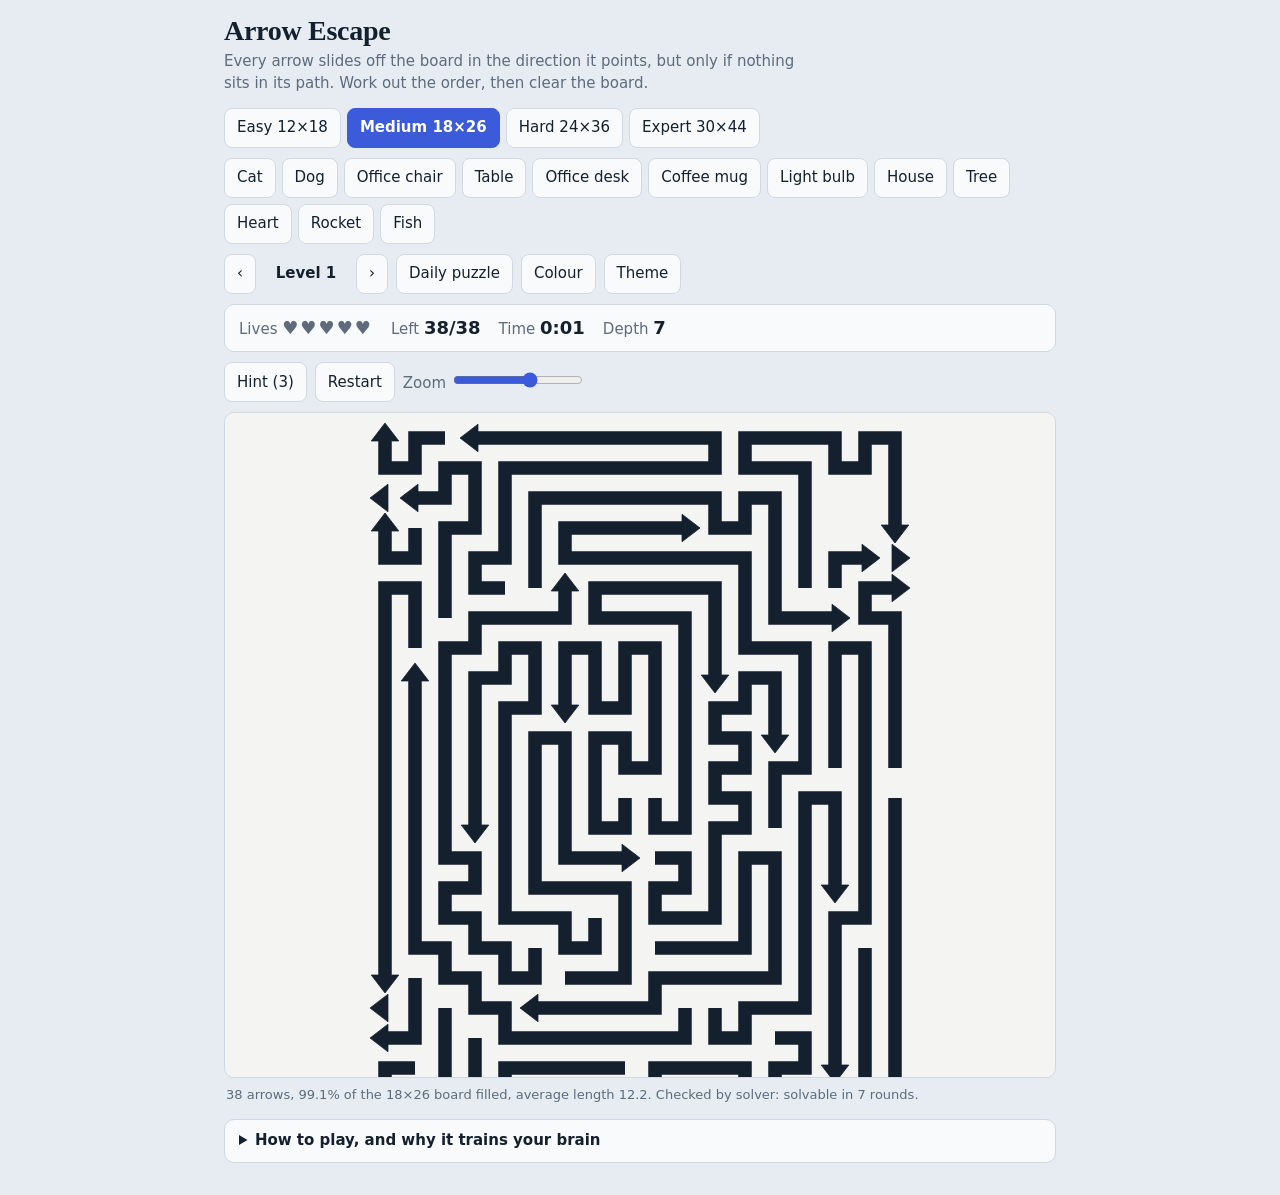
<file: public/assets/aistudio/Arrow_Escape_53fe2d2b.html>
<!DOCTYPE html>
<html lang="en"><head><meta charset="utf-8">
<meta name="viewport" content="width=device-width, initial-scale=1, viewport-fit=cover">
<title>Arrow Escape</title>
<style>
:root{--paper:#f4f4f2;--bg:#e6ecf2;--card:#f8fafc;--ink:#14202e;--mut:#5d6b7c;--line:#cfd8e3;--acc:#3b5bdb;--onacc:#fff;--bad:#d6334a;--dot:#bcc8d6;--ok:#1f9d6b}
@media (prefers-color-scheme:dark){:root:not([data-theme="light"]){color-scheme:dark;--paper:#10151d;--bg:#0c121b;--card:#141c28;--ink:#e6ebf3;--mut:#8f9db0;--line:#243142;--acc:#7a93ff;--onacc:#0c121b;--bad:#ff6b80;--dot:#2a3a50;--ok:#46d19a}}
:root[data-theme="dark"]{color-scheme:dark;--paper:#10151d;--bg:#0c121b;--card:#141c28;--ink:#e6ebf3;--mut:#8f9db0;--line:#243142;--acc:#7a93ff;--onacc:#0c121b;--bad:#ff6b80;--dot:#2a3a50;--ok:#46d19a}
:root{box-sizing:border-box;padding-top:env(safe-area-inset-top,0px);padding-bottom:env(safe-area-inset-bottom,0px)}
html{scroll-padding-top:env(safe-area-inset-top,0px)}
*,*::before,*::after{box-sizing:inherit}
body{margin:0;background:var(--bg);color:var(--ink);font:15px/1.45 system-ui,-apple-system,"Segoe UI",Roboto,sans-serif;min-height:100vh}
main{max-width:860px;margin:0 auto;padding:16px 14px 32px}
h1{font:700 28px/1.1 "Iowan Old Style",Georgia,serif;margin:0 0 4px;letter-spacing:-.01em}
.sub{color:var(--mut);margin:0 0 14px;max-width:60ch}
.row{display:flex;flex-wrap:wrap;gap:8px;align-items:center;margin-bottom:10px}
button{font:inherit;color:var(--ink);background:var(--card);border:1px solid var(--line);border-radius:8px;padding:8px 12px;cursor:pointer;min-height:40px}
button:hover{border-color:var(--acc)}button:focus-visible,input:focus-visible,summary:focus-visible{outline:2px solid var(--acc);outline-offset:2px}
button.on{background:var(--acc);color:var(--onacc);border-color:var(--acc);font-weight:600}
button:disabled{opacity:.45;cursor:default}
.seg{display:flex;flex-wrap:wrap;gap:6px}
.hud{display:flex;flex-wrap:wrap;gap:6px 18px;align-items:baseline;padding:10px 14px;background:var(--card);border:1px solid var(--line);border-radius:10px;margin-bottom:10px}
.hud b{font-variant-numeric:tabular-nums;font-size:18px}.hud span{color:var(--mut)}
.hearts{color:var(--bad);letter-spacing:2px;font-size:18px}
.stage{position:relative;background:var(--paper);border:1px solid var(--line);border-radius:10px;overflow:auto;max-height:74vh;padding:10px}
svg{display:block;margin:0 auto;user-select:none;-webkit-user-select:none;-webkit-tap-highlight-color:transparent}
.a{--c:var(--ink);cursor:pointer;}
.col .a{--c:var(--k)}
.a .b{fill:none;stroke:var(--c);stroke-width:18;stroke-linecap:butt;stroke-linejoin:miter}
.a .h{fill:none;stroke:transparent;stroke-width:36;stroke-linecap:butt;stroke-linejoin:miter}
.a polygon{fill:var(--c);stroke:var(--c);stroke-width:1;stroke-linejoin:miter}
.a .t{fill:transparent}
.a:hover .b,.a:hover polygon{filter:brightness(1.15)}
.a.mv{pointer-events:none}.a.mv .b{stroke-linecap:round;stroke-linejoin:round}
.a.hit .b{stroke:var(--bad)}.a.hit polygon{fill:var(--bad);stroke:var(--bad)}
.a.sh{animation:sh .35s}
.a.tip .b,.a.tip polygon{filter:drop-shadow(0 0 6px var(--acc)) brightness(1.2)}
@keyframes sh{0%,100%{transform:none}30%{transform:translate(var(--sx),var(--sy))}65%{transform:translate(calc(var(--sx)*-.5),calc(var(--sy)*-.5))}}
.ov{position:absolute;inset:0;background:color-mix(in srgb,var(--card) 90%,transparent);display:none;align-items:center;justify-content:center;text-align:center;padding:20px;position:fixed;z-index:5}
.ov.show{display:flex}.ov>div{background:var(--card);border:1px solid var(--line);border-radius:14px;padding:24px;max-width:340px;width:100%}
.ov h2{font:700 24px Georgia,serif;margin:0 0 6px}.stars{font-size:30px;color:#e0a526;letter-spacing:4px}
details{margin-top:14px;background:var(--card);border:1px solid var(--line);border-radius:10px;padding:10px 14px}
summary{cursor:pointer;font-weight:600}details p,details li{color:var(--mut);max-width:70ch}
input[type=range]{accent-color:var(--acc);width:130px}
.note{color:var(--mut);font-size:13px;margin:8px 2px 0}
@media (prefers-reduced-motion:reduce){.a.sh{animation:none}}
</style></head><body><main>
<h1>Arrow Escape</h1>
<p class="sub">Every arrow slides off the board in the direction it points, but only if nothing sits in its path. Work out the order, then clear the board.</p>
<div class="row seg" id="diff"></div>
<div class="row seg" id="pics" aria-label="Picture puzzles"></div>
<div class="row"><button id="pv" aria-label="Previous level">‹</button><b id="lv" style="min-width:84px;text-align:center"></b><button id="nx" aria-label="Next level">›</button><button id="daily">Daily puzzle</button><button id="cl">Colour</button><button id="th">Theme</button></div>
<div class="hud"><div><span>Lives </span><span class="hearts" id="hl"></span></div><div><span>Left </span><b id="hr"></b></div><div><span>Time </span><b id="ht"></b></div><div><span>Depth </span><b id="hd"></b></div></div>
<div class="row"><button id="hint">Hint (3)</button><button id="rs">Restart</button><label style="color:var(--mut)">Zoom <input type="range" id="zm" min="8" max="44" value="20"></label></div>
<div class="stage" id="stage"><svg id="board" role="application" aria-label="Arrow puzzle board"></svg></div>
<p class="note" id="vf"></p>
<div class="ov" id="ov"><div><div class="stars" id="os"></div><h2 id="ot"></h2><p id="op" style="color:var(--mut)"></p><div class="row" style="justify-content:center"><button id="o1" class="on"></button><button id="o2">Try again</button></div></div></div>
<details><summary>How to play, and why it trains your brain</summary>
<p>Tap an arrow to send it off the board. If another arrow is in the way, you lose a life and the blocker flashes red. Depth is how many rounds a perfect solver needs: higher means longer chains of “this blocks that, which blocks the next.”</p>
<ul><li>Planning ahead: trace each arrow’s path and the chain behind it before you tap.</li><li>Working memory: hold several dependencies in mind at once.</li><li>Spatial reasoning: follow bending bodies and straight paths across a large grid.</li><li>Impulse control: lives make guessing costly, so careful checking pays off.</li></ul>
<p>Every puzzle is generated so it can always be solved, and the game re-checks that with a solver before showing it.</p></details>
</main>
<script>
/*ENGINE*/
const D=[[0,-1],[1,0],[0,1],[-1,0]];
function rng(s){return function(){s|=0;s=s+0x6D2B79F5|0;let t=Math.imul(s^s>>>15,1|s);t=t+Math.imul(t^t>>>7,61|t)^t;return((t^t>>>14)>>>0)/4294967296}}
const CFG=[{w:12,h:18,a:6,b:16,nm:"Easy 12×18"},{w:18,h:26,a:8,b:24,nm:"Medium 18×26"},{w:24,h:36,a:10,b:32,nm:"Hard 24×36"},{w:30,h:44,a:12,b:40,nm:"Expert 30×44"}];
function rayHit(own,w,h,a){const e=a.c[a.c.length-1];let x=e[0]+D[a.d][0],y=e[1]+D[a.d][1];while(x>=0&&y>=0&&x<w&&y<h){const o=own[y*w+x];if(o>=0)return o;x+=D[a.d][0];y+=D[a.d][1]}return -1}
function gen(w,h,seed,mn,mx,mask){
 const R=rng(seed),N=w*h,own=new Int16Array(N).fill(-1),A=[];
 mask=mask||new Uint8Array(N).fill(1);
 let mx0=0,my0=0,mc=0;for(let k=0;k<N;k++)if(mask[k]){mx0+=k%w;my0+=(k/w|0);mc++}
 const cx=mx0/mc+(R()-.5)*w*.12,cy=my0/mc+(R()-.5)*h*.12;
 const ord=[...Array(N).keys()].filter(k=>mask[k]).map(k=>[k,Math.hypot((k%w-cx)/w,((k/w|0)-cy)/h)+R()*.015]).sort((a,b)=>a[1]-b[1]).map(a=>a[0]);
 const rank=new Int32Array(N);ord.forEach((k,i)=>rank[k]=i);
 const nb=(k,d)=>{const x=k%w+D[d][0],y=(k/w|0)+D[d][1];return x<0||y<0||x>=w||y>=h?-1:y*w+x};
 const dirOf=(a,b)=>{for(let d=0;d<4;d++)if(nb(a,d)===b)return d;return -1};
 const rayOK=(k,d,S)=>{for(let c=nb(k,d);c>=0;c=nb(c,d))if(own[c]>=0||S.has(c))return false;return true};
 const orient=(p,S)=>{const m=p.length,o=[],dA=dirOf(p[m-2],p[m-1]),dB=dirOf(p[1],p[0]);if(rayOK(p[m-1],dA,S))o.push([0,dA]);if(rayOK(p[0],dB,S))o.push([1,dB]);return o.length?o[R()*o.length|0]:null};
 const put=(p,rev,d)=>{const id=A.length;if(rev)p=[...p].reverse();p.forEach(k=>own[k]=id);A.push({c:p.map(k=>[k%w,k/w|0]),d})};
 const bw=(w+h)*0.25;
 const walk=s=>{
  const L=mn+(R()*(mx-mn+1)|0);const p=[s],S=new Set(p);let best=null,last=-1;
  for(;;){
   const m=p.length;
   if(m>=2){const o=orient(p,S);if(o){best={p:[...p],o};if(m>=mn&&R()<.03)break}}
   if(m>=L)break;
   const e=p[m-1],cs=[];let tw=0;
   for(let d=0;d<4;d++){const c=nb(e,d);if(c<0||!mask[c]||own[c]>=0||S.has(c))continue;
    let wt=(d===last?2.5:1)*Math.exp(-Math.max(0,rank[c]-rank[s])/bw);
    if(m>=mn&&rayOK(c,d,S))wt*=6;cs.push([d,c,wt]);tw+=wt}
   if(!cs.length)break;
   let r=R()*tw,q=cs[0];for(const x of cs){r-=x[2];if(r<=0){q=x;break}}
   p.push(q[1]);S.add(q[1]);last=q[0];
  }
  if(!best)return null;
  const S2=new Set(best.p);let dang=0;
  for(const k of best.p)for(let d=0;d<4;d++){const c=nb(k,d);if(c<0||!mask[c]||own[c]>=0||S2.has(c))continue;let f=0;for(let e=0;e<4;e++){const z=nb(c,e);if(z>=0&&mask[z]&&own[z]<0&&!S2.has(z))f++}if(f<2)dang++}
  best.sc=best.p.length-40*dang;return best;
 };
 for(const s of ord){
  if(own[s]>=0)continue;
  let best=null;for(let t=0;t<20;t++){const b=walk(s);if(b&&(!best||b.sc>best.sc))best=b}
  if(best)put(best.p,best.o[0],best.o[1]);
  else for(let d=0;d<4;d++)if(rayOK(s,d,new Set([s]))){put([s],0,d);break}
 }
 for(let ch=1,g=0;ch&&g<8;g++){ch=0;
  for(let k=0;k<N;k++){if(own[k]>=0||!mask[k])continue;
   for(let d=0;d<4;d++){const n=nb(k,d);if(n<0||own[n]<0)continue;const i=own[n],a=A[i],t=a.c[0];if(t[1]*w+t[0]!==n||(a.c.length===1&&dirOf(k,n)!==a.d))continue;
    a.c.unshift([k%w,k/w|0]);own[k]=i;
    if(solve(A,w,h).ok){ch=1;break}
    a.c.shift();own[k]=-1}}}
 return A;
}

const SH=[
{n:"Cat",w:30,h:30,o:[["e",15,11,9,7.5],["p",6.5,8,7,1.5,13,5],["p",23.5,8,23,1.5,17,5],["e",15,23,8,7],["r",22,23,27,25.5],["r",25.5,14,28,25.5],["-e",11.5,11,1.4,1.9],["-e",18.5,11,1.4,1.9],["-p",13.5,14,16.5,14,15,15.6]]},
{n:"Dog",w:30,h:24,o:[["e",17,11,9,5],["e",7,7,4.5,4],["r",1.5,7,6,10],["p",8,9,12,7,13,13,9,12],["r",8,14,10.8,23],["r",12,14,14.8,23],["r",20,14,22.8,23],["r",24,14,26.8,23],["p",25,8,29,3,29.6,6.5,26,11],["-e",6.5,6,1,1],["e",9.6,7.5,1.7,3.3]]},
{n:"Office chair",w:24,h:30,o:[["r",6,2,18,13],["r",11,13,13,15],["r",4,15,20,18.5],["r",2.5,10,4.5,16],["r",19.5,10,21.5,16],["r",11,18.5,13,24],["r",3,24,21,26.5],["e",3.5,28.3,1.7,1.7],["e",12,28.3,1.7,1.7],["e",20.5,28.3,1.7,1.7]]},
{n:"Table",w:30,h:24,o:[["r",1,5,29,8.5],["r",4,8.5,26,10.5],["r",3,10.5,6,22],["r",24,10.5,27,22],["r",8,1,12,5],["e",10,1.5,3,1.5]]},
{n:"Office desk",w:32,h:28,o:[["r",8,2,24,14],["-r",10,4,22,12],["r",14.5,14,17.5,16],["r",11,16,21,17.5],["r",1,18,31,21],["r",3,21,6,27],["r",26,21,29,27],["r",19,21,25,26],["r",26.5,12.5,29.5,17],["-r",27.5,14,28.5,15.5]]},
{n:"Coffee mug",w:26,h:26,o:[["r",3,6,18,22],["e",10.5,22,7.5,2.5],["r",18,9,23,12],["r",21,9,24,18],["r",18,15,23,18],["-r",18,12,21,15],["r",6,0,8,4],["r",11,0,13,4],["r",16,1,18,4]]},
{n:"Light bulb",w:24,h:32,o:[["e",12,11,9.5,9.5],["p",5,16,19,16,15,24,9,24],["r",8.5,24,15.5,27],["r",9.5,27,14.5,29.5],["e",12,29.5,3,1.5]]},
{n:"House",w:30,h:28,o:[["p",1,13,15,1,29,13],["r",4,13,26,26],["-r",12.5,17,17.5,26],["-r",7,16,11,20],["-r",19,16,23,20],["r",21,2,25,9]]},
{n:"Tree",w:26,h:32,o:[["e",13,9,10,8],["e",7,15,6,5],["e",19,15,6,5],["r",11,16,15,29],["p",11,24,6,20,7,19,11,22],["r",5,29,21,31]]},
{n:"Heart",w:30,h:26,o:[["e",9.5,8.5,7.5,7],["e",20.5,8.5,7.5,7],["p",2.5,11,27.5,11,15,25]]},
{n:"Rocket",w:20,h:34,o:[["e",10,12,5.5,11],["p",4.5,12,4.5,26,10,22],["p",15.5,12,15.5,26,10,22],["p",4.6,18,0.5,28,4.6,25],["p",15.4,18,19.5,28,15.4,25],["r",6.5,22,13.5,25],["p",6.5,25,13.5,25,10,33],["-e",10,11,2.2,2.2]]},
{n:"Fish",w:32,h:20,o:[["e",14,10,12,7],["p",24,10,31.5,2,31.5,18],["-e",7.5,8.5,1.3,1.3],["-p",19,4.5,19,15.5,21,10]]}
];
function raster(sh){const m=new Uint8Array(sh.w*sh.h);
 const ins=(o,x,y)=>{const t=o[0].replace("-","");if(t==="e")return((x-o[1])/o[3])**2+((y-o[2])/o[4])**2<=1;if(t==="r")return x>=o[1]&&x<=o[3]&&y>=o[2]&&y<=o[4];
  let c=false;const p=o.slice(1);for(let i=0,j=p.length-2;i<p.length;j=i,i+=2)if((p[i+1]>y)!==(p[j+1]>y)&&x<(p[j]-p[i])*(y-p[i+1])/(p[j+1]-p[i+1])+p[i])c=!c;return c};
 for(let y=0;y<sh.h;y++)for(let x=0;x<sh.w;x++){let v=0;for(const o of sh.o)if(ins(o,x+.5,y+.5))v=o[0][0]==="-"?0:1;m[y*sh.w+x]=v}return m}
function solve(A,w,h,R){
 const own=new Int16Array(w*h).fill(-1);A.forEach((a,i)=>a.c.forEach(q=>own[q[1]*w+q[0]]=i));
 let alive=A.map((_,i)=>i),rounds=0;
 while(alive.length){
  let fr=alive.filter(i=>rayHit(own,w,h,A[i])<0);
  if(!fr.length)return{ok:false,rounds,left:alive.length};
  if(R)fr=[fr[Math.floor(R()*fr.length)]];
  const f=new Set(fr);fr.forEach(i=>A[i].c.forEach(q=>own[q[1]*w+q[0]]=-1));
  alive=alive.filter(i=>!f.has(i));rounds++;
 }
 return{ok:true,rounds};
}
/*END*/
const $=q=>document.querySelector(q),C=40,P=["#1f9d8f","#4b7bec","#e0802b","#d0476d","#74a52e","#8e63d1","#d4a017","#5c7a8c"];
let S={mode:"c",diff:1,pic:0,level:1,daily:false},G=null,timer=null;
function store(k,v){try{if(v===undefined)return JSON.parse(localStorage.getItem(k));localStorage.setItem(k,JSON.stringify(v))}catch(e){return null}}
const seedOf=()=>S.daily?+new Date().toISOString().slice(0,10).replace(/-/g,""):S.level*7919+(S.mode==="p"?S.pic+50:S.diff)*104729+12345;
const key=()=>S.daily?"ae:d:"+seedOf():"ae:"+S.mode+(S.mode==="p"?S.pic:S.diff)+":"+S.level;
const fmt=t=>Math.floor(t/60)+":"+String(t%60).padStart(2,"0");
function start(){
 clearInterval(timer);$("#ov").classList.remove("show");
 const pic=S.mode==="p"&&!S.daily?SH[S.pic]:null,c=pic?{w:pic.w,h:pic.h,a:6,b:26}:CFG[S.diff],w=c.w,h=c.h,mask=pic?raster(pic):null;let seed=seedOf(),A,r;
 do{A=gen(w,h,seed++,c.a,c.b,mask);r=solve(A,w,h)}while(!r.ok);
 const own=new Int16Array(w*h).fill(-1);A.forEach((a,i)=>a.c.forEach(q=>own[q[1]*w+q[0]]=i));
 const cells=A.reduce((t,a)=>t+a.c.length,0),area=mask?mask.reduce((t,v)=>t+v,0):w*h;
 G={w,h,A,own,gone:[],alive:A.length,lives:5,hints:3,mistakes:0,used:0,t:0,depth:r.rounds,over:false};
 let m="";const L=Math.max(w,h)*C;
 A.forEach((a,i)=>{
  const pts=a.c.map(q=>[(q[0]+.5)*C,(q[1]+.5)*C]),hd=pts[pts.length-1],[dx,dy]=D[a.d],px=-dy,py=dx;
  const tri=[[hd[0]+dx*.5*C,hd[1]+dy*.5*C],[hd[0]-dx*.1*C+px*.46*C,hd[1]-dy*.1*C+py*.46*C],[hd[0]-dx*.1*C-px*.46*C,hd[1]-dy*.1*C-py*.46*C]].map(q=>q.map(v=>v.toFixed(1)).join(",")).join(" ");
  const d="M"+pts.map(q=>q.join(",")).join("L");
  m+=`<g class="a" id="a${i}" data-i="${i}" style="--k:${P[i%P.length]};--tx:${dx*L}px;--ty:${dy*L}px;--sx:${dx*8}px;--sy:${dy*8}px">`+(pts.length>1?`<path class="b" d="${d}"/><path class="h" d="${d}"/>`:"")+`<polygon points="${tri}"/><circle class="t" cx="${hd[0]}" cy="${hd[1]}" r="${C*.45}"/></g>`;
 });
 const svg=$("#board");svg.setAttribute("viewBox",`0 0 ${w*C} ${h*C}`);svg.innerHTML=m;
 const fit=Math.floor(Math.min($("#stage").clientWidth-20,560)/w);$("#zm").value=Math.max(10,Math.min(30,fit));zoom();
 $("#vf").textContent=`${pic?pic.n+": ":""}${A.length} arrows, ${(cells/area*100).toFixed(1)}% of the ${pic?"picture":w+"×"+h+" board"} filled, average length ${(cells/A.length).toFixed(1)}. Checked by solver: solvable in ${r.rounds} rounds.`;
 $("#lv").textContent=S.daily?"Daily":"Level "+S.level;
 document.querySelectorAll("#diff button").forEach((b,i)=>b.classList.toggle("on",S.mode==="c"&&i===S.diff&&!S.daily));
 document.querySelectorAll("#pics button").forEach((b,i)=>b.classList.toggle("on",S.mode==="p"&&i===S.pic&&!S.daily));
 $("#daily").classList.toggle("on",S.daily);
 timer=setInterval(()=>{if(!G.over){G.t++;hud()}},1000);hud();
}
function zoom(){const z=+$("#zm").value,v=$("#board");v.style.width=z*G.w+"px";v.style.height=z*G.h+"px"}
function hud(){
 $("#hl").textContent="♥".repeat(Math.max(0,G.lives));$("#hr").textContent=G.alive+"/"+G.A.length;
 $("#ht").textContent=fmt(G.t);$("#hd").textContent=G.depth;$("#hint").textContent=`Hint (${G.hints})`;$("#hint").disabled=G.hints<1||G.over;
}
/*SLIDE*/
function slideFx(a,w,h,el,done){
 const m=a.c.length,L=m-1,E=a.c.map(q=>[q[0],q[1]]),dv=D[a.d],b=el.querySelector(".b"),poly=el.querySelector("polygon");
 let x=E[m-1][0],y=E[m-1][1];
 do{x+=dv[0];y+=dv[1];E.push([x,y])}while(x>=0&&y>=0&&x<w&&y<h);
 for(let k=0;k<L+2;k++){x+=dv[0];y+=dv[1];E.push([x,y])}
 const T=E.length-1,umax=T-L,U=v=>((v+.5)*C).toFixed(1);
 const at=t=>{const i=Math.min(Math.floor(t),T-1),f=t-i;return[E[i][0]+(E[i+1][0]-E[i][0])*f,E[i][1]+(E[i+1][1]-E[i][1])*f]};
 const draw=u=>{
  const e=u+L,pts=[at(u)];for(let k=Math.floor(u)+1;k<e;k++)pts.push(E[k]);pts.push(at(e));
  const hi=Math.min(Math.floor(e),T-1),dx=Math.sign(E[hi+1][0]-E[hi][0]),dy=Math.sign(E[hi+1][1]-E[hi][1]),hp=pts[pts.length-1],px=-dy,py=dx;
  if(b)b.setAttribute("d","M"+pts.map(p=>U(p[0])+","+U(p[1])).join("L"));
  const f=(v,k)=>((v+.5)*C+k*C).toFixed(1);
  poly.setAttribute("points",`${f(hp[0],dx*.5)},${f(hp[1],dy*.5)} ${f(hp[0],-dx*.1+px*.46)},${f(hp[1],-dy*.1+py*.46)} ${f(hp[0],-dx*.1-px*.46)},${f(hp[1],-dy*.1-py*.46)}`);
  return pts;
 };
 el.classList.add("mv");
 if(typeof matchMedia==="function"&&matchMedia("(prefers-reduced-motion:reduce)").matches){el.remove();return}
 const dur=Math.max(.45,Math.min(1.3,umax/34))*1000,t0=performance.now();
 const step=now=>{const t=Math.min(1,(now-t0)/dur);draw(umax*(.3*t+.7*t*t));if(t<1)requestAnimationFrame(step);else{el.remove();if(done)done()}};
 requestAnimationFrame(step);
 return{draw,umax,E,L};
}
/*ENDSLIDE*/
function tap(i){
 const a=G.A[i];if(G.gone[i]||G.over)return;
 const b=rayHit(G.own,G.w,G.h,a),el=$("#a"+i);
 if(b<0){
  G.gone[i]=1;a.c.forEach(q=>G.own[q[1]*G.w+q[0]]=-1);G.alive--;
  slideFx(a,G.w,G.h,el);
  if(!G.alive)end(true);
 }else{
  G.lives--;G.mistakes++;const be=$("#a"+b);
  el.classList.remove("sh");void el.getBoundingClientRect();el.classList.add("sh");be.classList.add("hit");
  setTimeout(()=>{el.classList.remove("sh");be.classList.remove("hit")},650);
  if(G.lives<=0)end(false);
 }
 hud();
}
function end(win){
 G.over=true;clearInterval(timer);
 const pen=G.mistakes+G.used,st=win?(pen===0?3:pen<=2?2:1):0;
 $("#os").textContent=win?"★".repeat(st)+"☆".repeat(3-st):"";
 $("#ot").textContent=win?"Board cleared":"Out of lives";
 let msg=win?`Time ${fmt(G.t)}, ${G.mistakes} mistake${G.mistakes===1?"":"s"}, ${G.used} hint${G.used===1?"":"s"}.`:`${G.alive} arrows were left. Find a line with nothing in front of its arrowhead first.`;
 if(win){const k=key(),o=store(k);if(!o||st>o.st||(st===o.st&&G.t<o.t)){store(k,{st,t:G.t});msg+=" New best."}else msg+=` Best: ${fmt(o.t)}.`}
 $("#op").textContent=msg;
 $("#o1").textContent=win?(S.daily?"New game":"Next level"):"New puzzle";
 $("#o1").onclick=()=>{if(S.daily)S.daily=false;else S.level++;start()};
 setTimeout(()=>$("#ov").classList.add("show"),win?1100:350);
}
$("#board").addEventListener("click",e=>{const g=e.target.closest(".a");if(g)tap(+g.dataset.i)});
$("#hint").onclick=()=>{
 if(G.hints<1||G.over)return;
 const f=G.A.map((_,i)=>i).filter(i=>!G.gone[i]&&rayHit(G.own,G.w,G.h,G.A[i])<0);
 const el=$("#a"+f[Math.floor(Math.random()*f.length)]);G.hints--;G.used++;el.classList.add("tip");setTimeout(()=>el.classList.remove("tip"),1800);hud();
};
$("#rs").onclick=start;$("#o2").onclick=start;$("#zm").oninput=zoom;
$("#cl").onclick=()=>$("#board").classList.toggle("col");
$("#pv").onclick=()=>{S.daily=false;S.level=Math.max(1,S.level-1);start()};
$("#nx").onclick=()=>{S.daily=false;S.level++;start()};
$("#daily").onclick=()=>{S.daily=true;S.mode="c";S.diff=2;start()};
$("#th").onclick=()=>{const r=document.documentElement,dk=r.dataset.theme?r.dataset.theme==="dark":matchMedia("(prefers-color-scheme:dark)").matches;r.dataset.theme=dk?"light":"dark"};
CFG.forEach((c,i)=>{const b=document.createElement("button");b.textContent=c.nm;b.onclick=()=>{S.mode="c";S.diff=i;S.daily=false;start()};$("#diff").appendChild(b)});
SH.forEach((c,i)=>{const b=document.createElement("button");b.textContent=c.n;b.onclick=()=>{S.mode="p";S.pic=i;S.daily=false;start()};$("#pics").appendChild(b)});
start();
</script></body></html>
</file>
